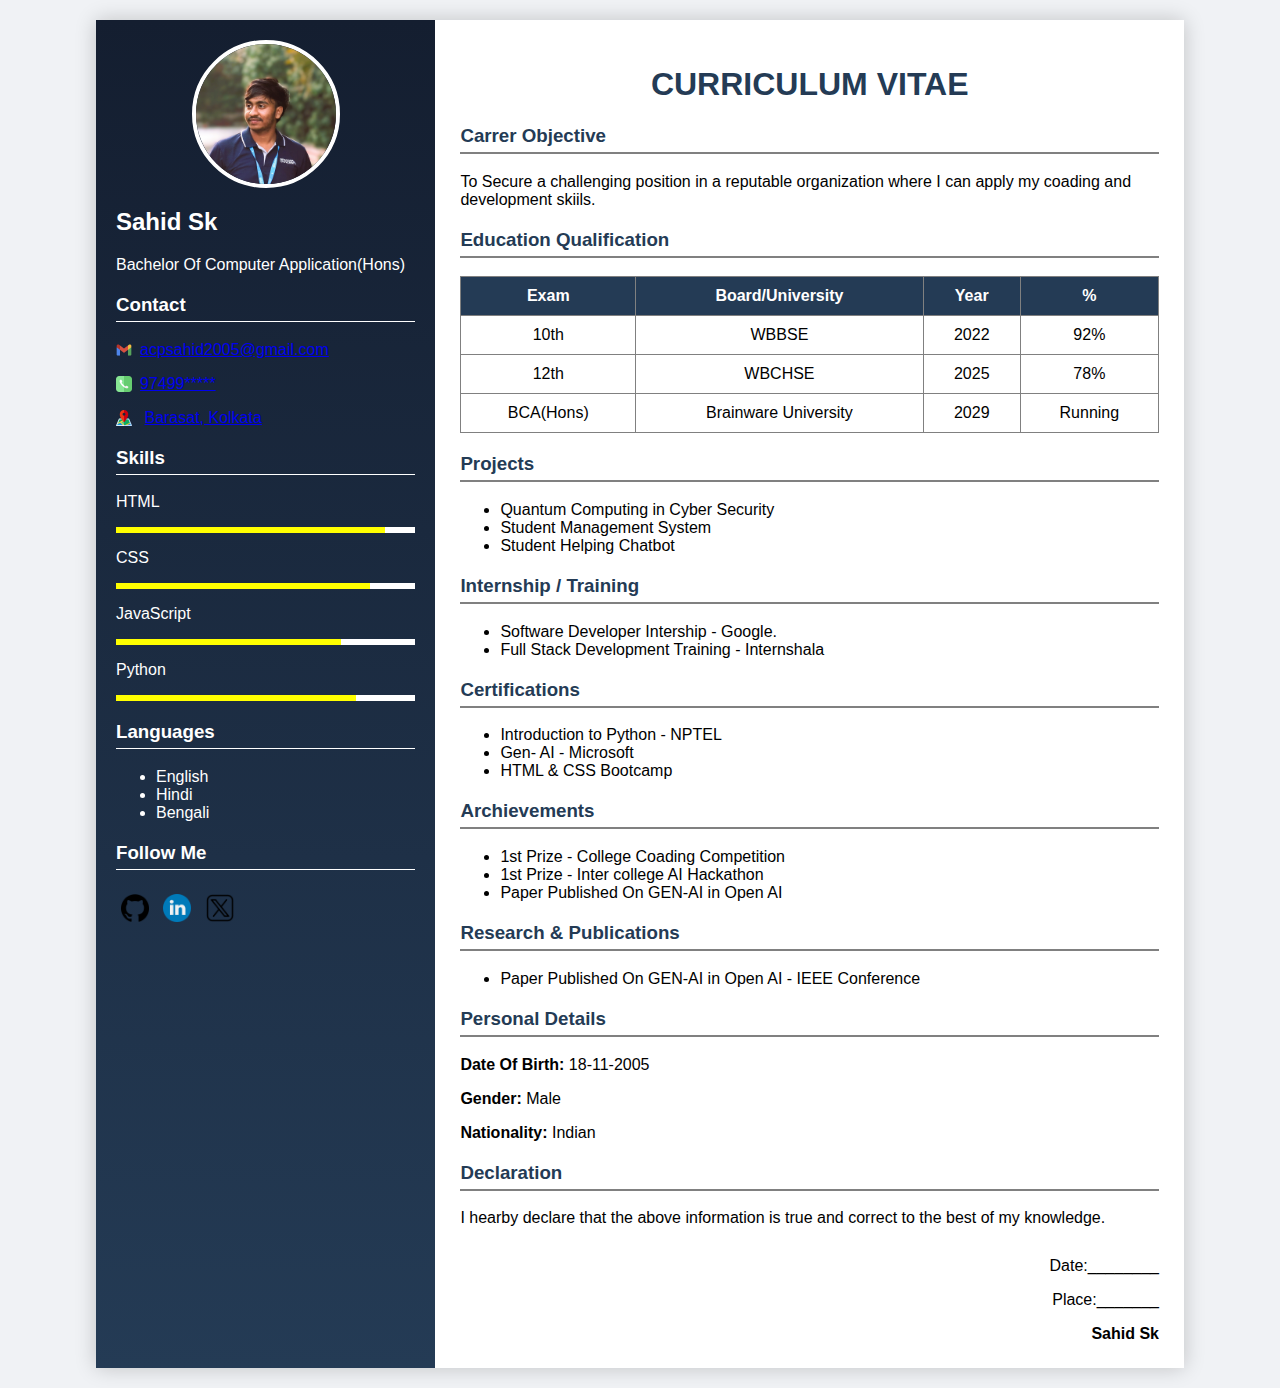
<file: index.html>
<!DOCTYPE html>
<html>

<head>
    <meta charset="UTF-8">
    <meta name="viewport" content="width=device-width, initial-scale=1.0">
    <title>Sahid CV</title>
    <link rel="stylesheet" href="style.css">
</head>

<body>
    <div class="container">
        <div class="left">
            <img src="photo.jpg" class="profile">
            <h2>Sahid Sk</h2>
            <p>Bachelor Of Computer Application(Hons)</p>
            <div class="section">
                <h3> Contact </h3>
                <p><img src="email.png" class="icon"><a href="mailto:acpsahid2005@gmail.com">acpsahid2005@gmail.com</a></p>
                <p><img src="phone.png" class="icon"><a href="tel:9749916957">97499*****</a></p>
                <p><img src="location.png" class="icon"> <a href="https://www.google.com/maps/place/Barasat,+Kolkata" target="_blank">Barasat, Kolkata</a></p>
            </div>
            <div class="section">
                <h3>Skills</h3>

                <p>HTML</p>
                <div class="bar">
                    <div class="fill html"></div>
                </div>

                <p>CSS</p>
                <div class="bar">
                    <div class="fill css"></div>
                </div>

                <p>JavaScript</p>
                <div class="bar">
                    <div class="fill js"></div>
                </div>

                <p>Python</p>
                <div class="bar">
                    <div class="fill python"></div>
                </div>
            </div>

            <div class="section">
                <h3> Languages</h3>
                <ul>
                    <li> English </li>
                    <li> Hindi </li>
                    <li> Bengali </li>
                </ul>
            </div>
            <div class="section">
                <h3>Follow Me</h3>
               <a href="https://github.com/sahidsk2005" target="_blank" title="Visit my GitHub"><img src="github.png" class="social"></a>
               <a href="https://www.linkedin.com/in/sahid-sk-357761378?utm_source=share&utm_campaign=share_via&utm_content=profile&utm_medium=android_app" target="_blank" title="visit my linkedin"><img src="linkedin.png" class="social"></a>
                <img src="twitter.png" class="social">
            </div>
        </div>
        <div class="right">
            <h1> CURRICULUM VITAE</h1>
            <div class="section">
                <h3> Carrer Objective</h3>
                <p>
                    To Secure a challenging position in a reputable organization
                    where I can apply my coading and development skiils.
                </p>
            </div>

            <div class="section">
                <h3> Education Qualification </h3>
                <table>
                    <tr>
                        <th> Exam</th>
                        <th> Board/University</th>
                        <th> Year </th>
                        <th>%</th>
                    </tr>
                    <tr>
                        <td> 10th</td>
                        <td> WBBSE</td>
                        <td> 2022</td>
                        <td> 92%</td>
                    </tr>
                    <tr>
                        <td> 12th</td>
                        <td> WBCHSE</td>
                        <td> 2025</td>
                        <td> 78%</td>
                    </tr>
                    <tr>
                        <td> BCA(Hons)</td>
                        <td> Brainware University</td>
                        <td> 2029</td>
                        <td> Running</td>
                    </tr>
                </table>
            </div>
            <div class="section">
                <h3>Projects</h3>
                <ul>
                    <li> Quantum Computing in Cyber Security </li>
                    <li> Student Management System </li>
                    <li> Student Helping Chatbot </li>
                </ul>
            </div>
            <div class="section">
                <h3> Internship / Training </h3>
                <ul>
                    <li> Software Developer Intership - Google. </li>
                    <li> Full Stack Development Training - Internshala</li>
                </ul>
            </div>
            <div class="section">
                <h3>Certifications</h3>
                <ul>
                    <li> Introduction to Python - NPTEL</li>
                    <li> Gen- AI - Microsoft </li>
                    <li> HTML & CSS Bootcamp </li>
                </ul>
            </div>
            <div class="section">
                <h3> Archievements</h3>
                <ul>
                    <li> 1st Prize - College Coading Competition</li>
                    <li> 1st Prize - Inter college AI Hackathon </li>
                    <li> Paper Published On GEN-AI in Open AI</li>
                </ul>
            </div>
            <div class="section">
                <h3> Research & Publications </h3>
                <ul>
                    <li>Paper Published On GEN-AI in Open AI - IEEE Conference</li>
                </ul>
            </div>
            <div class="section">
                <h3>Personal Details</h3>
                <p><b>Date Of Birth:</b> 18-11-2005</p>
                <p><b>Gender:</b> Male</p>
                <p><b>Nationality:</b> Indian</p>
            </div>
            <div class="section">
                <h3> Declaration</h3>
                <p>
                    I hearby declare that the above information is true and correct
                    to the best of my knowledge.
                </p>
            </div>

            <div class="sign">
                <p>Date:________</p>
                <p>Place:_______</p>
                <b>Sahid Sk</b>
            </div>

        </div>
    </div>

</body>

</html>
</file>
<file: style.css>
body{
    margin:0;
    font-family: Arial,sans-serif;
    background:#f0f2f5;
}
.container{
    width:85%;
 margin:20px auto;
    display:flex;
    background:white;
    box-shadow:0 0 20px rgba(0,0,0,0.2);
}
.left{
    width: 30%;
    background: linear-gradient(#141e30,#243b55);
    color:white;
    padding: 20px;
}
.profile{
    width: 140px;
    height: 140px;
    border-radius: 50%;
    border: 4px solid white;
    display: block;
    margin:auto;
}
.role{
    text-align: center;
}
.section{
    margin-top: 20px;
}
.section h3{
    border-bottom: 1px solid white;
    padding-bottom: 5px;
}
.icon{
    width: 16px;
    vertical-align: middle;
    margin-right: 8px;
}
.social{
    width: 28px;
    margin: 5px;
}

.bar{
    background: white;
    height: 6px;
    margin-bottom: 10px;
}
.fill{
    background:yellow ;
    height: 6px;
}
.html{width: 90%;}
.css{width: 85%;}
.js{width: 75%;}
.python{width: 80%;}

.right{
    width: 70%;
    padding: 25px;
}
h1{
    text-align: center;
    color:#243b55;
}
.right h3{
    border-bottom: 2px solid gray ;
    color:#243b55
}
table{
    width: 100%;
    border-collapse: collapse;
    margin-top: 10px;
}
table,th,td{
    border: 1px solid gray;
    padding: 10px;
    text-align: center;
}
th{
    background-color: #243b55;
    color:white
}
.sign{
    text-align: right;
    margin-top: 30px;
}
</file>
